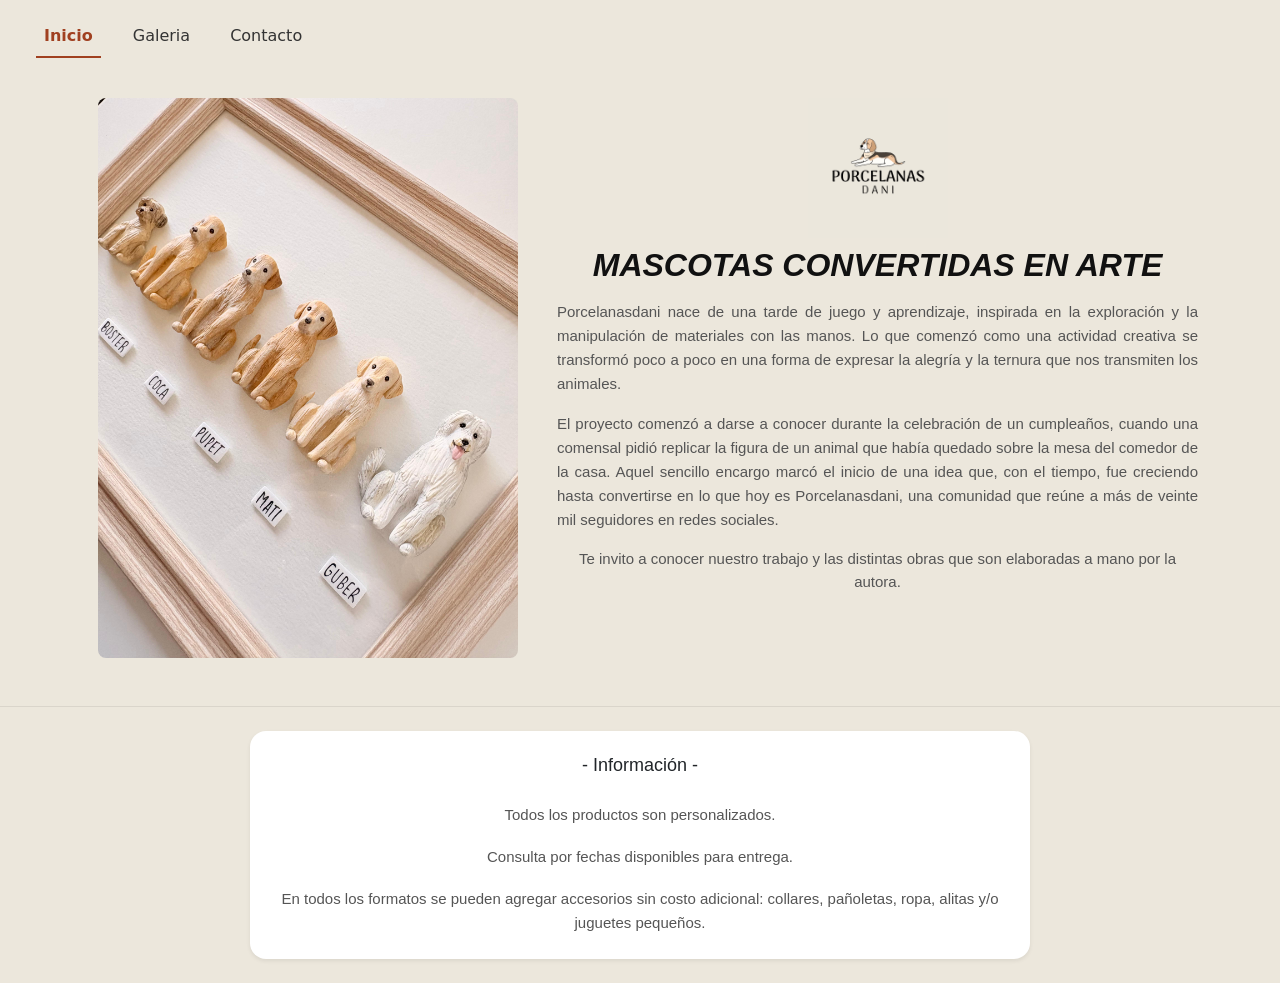
<file: index.html>
<!DOCTYPE html>
<html lang="es">
<head>
    <meta charset="UTF-8">
    <meta name="viewport" content="width=device-width, initial-scale=1.0">
    <title>Porcelanasdani.cl</title>

    <link href="https://cdn.jsdelivr.net/npm/bootstrap@5.3.3/dist/css/bootstrap.min.css" rel="stylesheet">
    <link rel="stylesheet" href="estilos.css">
</head>
<body class="fondo-sitio">

<body class="fondo-sitio">

    <nav class="navbar navbar-expand py-3 px-4 barra-navegacion">
        <div class="container-fluid justify-content-start">
            <ul class="navbar-nav flex-row gap-4">
                <li class="nav-item">
                    <a class="nav-link enlace-menu enlace-activo active" href="index.html">Inicio</a>
                </li>
                <li class="nav-item">
                    <a class="nav-link enlace-menu" href="Galeria.html">Galeria</a>
                </li>
                <li class="nav-item">
                    <a class="nav-link enlace-menu" href="Contacto.html">Contacto</a>
                </li>
            </ul>
        </div>
    </nav>
    <main class="container my-4">
        <div class="row align-items-start g-4">
            <div class="col-12 col-md-5 text-center">
                <img src="iniciouno.jpeg" alt="Porcelanasdani" class="img-fluid imagen-portada rounded-3">
            </div>
            <div class="col-12 col-md-7">
                <div class="text-center mb-2">
                    <img src="logoinicio.jpeg" alt="Logo Porcelanasdani" class="img-fluid logo-sobre-titulo">
                </div>

                <h1 class="titulo-principal fst-italic mb-3">MASCOTAS CONVERTIDAS EN ARTE</h1>

                <p class="parrafo-historia mb-3">
                    Porcelanasdani nace de una tarde de juego y aprendizaje, inspirada en la exploración y la manipulación de materiales con las manos. Lo que comenzó como una actividad creativa se transformó poco a poco en una forma de expresar la alegría y la ternura que nos transmiten los animales.
                </p>

                <p class="parrafo-historia mb-3">
                    El proyecto comenzó a darse a conocer durante la celebración de un cumpleaños, cuando una comensal pidió replicar la figura de un animal que había quedado sobre la mesa del comedor de la casa. Aquel sencillo encargo marcó el inicio de una idea que, con el tiempo, fue creciendo hasta convertirse en lo que hoy es Porcelanasdani, una comunidad que reúne a más de veinte mil seguidores en redes sociales.
                </p>

                <p class="parrafo-invitacion text-center mb-3">
                    Te invito a conocer nuestro trabajo y las distintas obras que son elaboradas a mano por la autora.
                </p>
        </div>
    </main>
    <footer class="pie-pagina mt-5 py-4">
        <div class="container">
            <div class="card bloque-destacado shadow-sm border-0 p-4 mx-auto">
                <h3 class="titulo-info text-center mb-3">- Información -</h3>
                <p class="parrafo-corto text-center mb-2">Todos los productos son personalizados.</p>
                <p class="parrafo-corto text-center mb-2">Consulta por fechas disponibles para entrega.</p>
                <p class="parrafo-corto text-center mb-0">
                    En todos los formatos se pueden agregar accesorios sin costo adicional: collares, pañoletas, ropa, alitas y/o juguetes pequeños.
                </p>
            </div>
        </div>
    </footer>
</body>
</html>
</file>
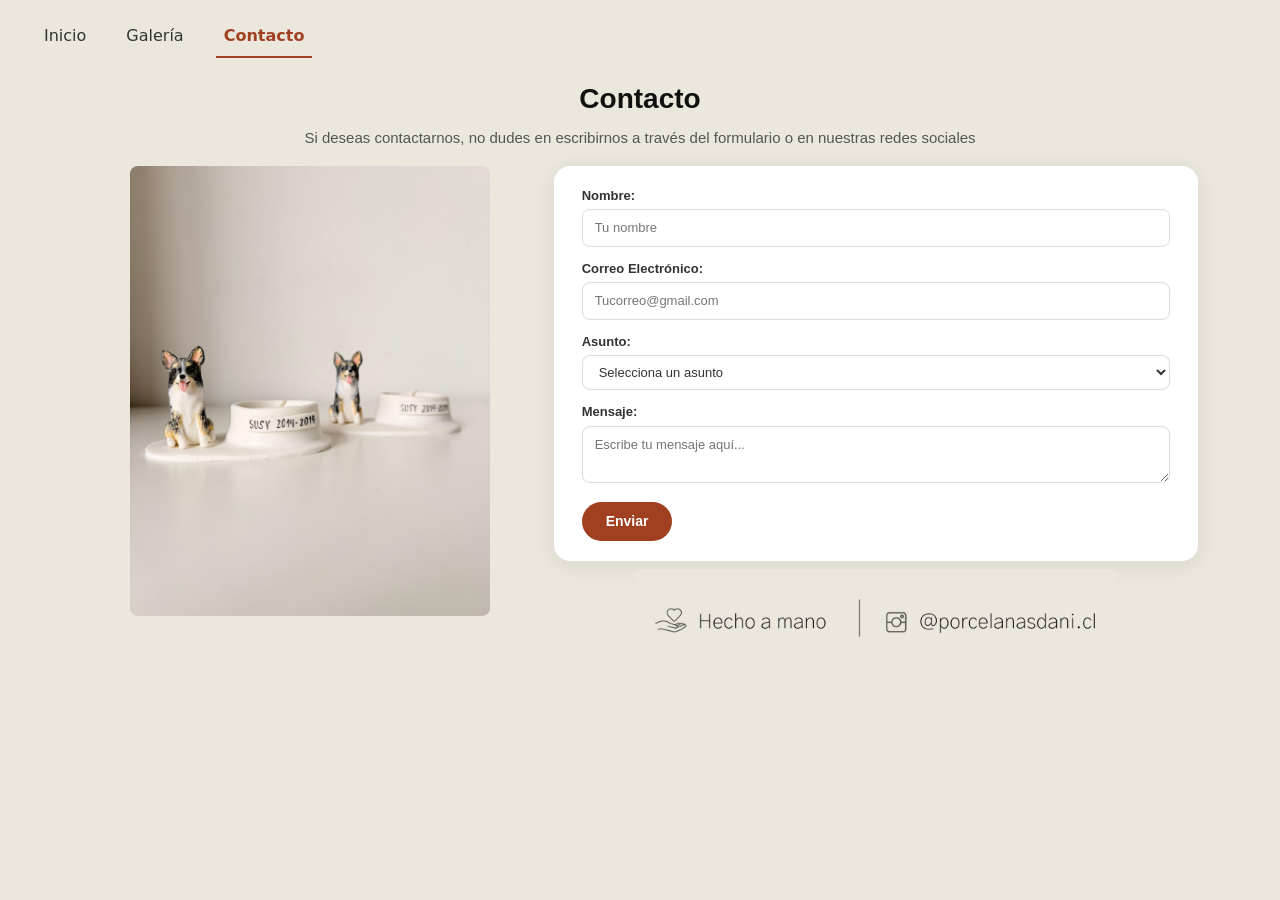
<file: Contacto.html>
<!DOCTYPE html>
<html lang="es">
<head>
    <meta charset="UTF-8">
    <meta name="viewport" content="width=device-width, initial-scale=1.0">
    <title>Porcelanasdani.cl</title>
    <link href="https://cdn.jsdelivr.net/npm/bootstrap@5.3.3/dist/css/bootstrap.min.css" rel="stylesheet">
    <link rel="stylesheet" href="estilos.css">
</head>
<body>

    <nav class="navbar navbar-expand py-3 px-4 barra-navegacion">
        <div class="container-fluid justify-content-start">
            <ul class="navbar-nav flex-row gap-4">
                <li class="nav-item">
                    <a class="nav-link enlace-menu" href="index.html">Inicio</a>
                </li>
                <li class="nav-item">
                    <a class="nav-link enlace-menu" href="Galeria.html">Galería</a>
                </li>
                <li class="nav-item">
                    <a class="nav-link enlace-menu enlace-activo" href="Contacto.html">Contacto</a>
                </li>
            </ul>
        </div>
    </nav>
    

<main class="container my-2">
        <h1 class="titulo-contacto text-center mb-1">Contacto</h1>
        <p class="parrafo-corto mb-3">
            Si deseas contactarnos, no dudes en escribirnos a través del formulario o en nuestras redes sociales
        </p>

        <div class="row align-items-start g-3">
           
            <div class="col-12 col-md-5 text-center">
                <img src="contactouno.jpeg" alt="Porcelanasdani" class="img-fluid imagen-contacto rounded-3">
            </div>
            <div class="col-12 col-md-7">
                <div class="tarjeta-formulario tarjeta-contacto-compacta">
                    <form action="#" method="POST" class="formulario-contacto">
                        <div class="campo-grupo">
                            <label for="nombre">Nombre:</label>
                            <input type="text" id="nombre" name="nombre" placeholder="Tu nombre">
                        </div>
                        <div class="campo-grupo">
                            <label for="correo">Correo Electrónico:</label>
                            <input type="email" id="correo" name="correo" placeholder="Tucorreo@gmail.com">
                        </div>
                        <div class="campo-grupo">
                            <label for="asunto">Asunto:</label>
                            <select id="asunto" name="asunto">
                                <option value="" disabled selected>Selecciona un asunto</option>
                                <option value="encargo">Encargo personalizado</option>
                                <option value="consulta">Consulta general</option>
                            </select>
                        </div>
                        <div class="campo-grupo">
                            <label for="mensaje">Mensaje:</label>
                            <textarea id="mensaje" name="mensaje" rows="2" placeholder="Escribe tu mensaje aquí..."></textarea>
                        </div>
                        <button type="submit" class="btn-enviar">Enviar</button>
                    </form>
                </div>
            <div class="text-center mt-2">
                    <img src="contactodos.jpeg" alt="Porcelanasdani" class="img-fluid imagen-contacto-bajo rounded-3">
                </div>
            </div>
        </div>
    </main>

</body>
</html>
</file>
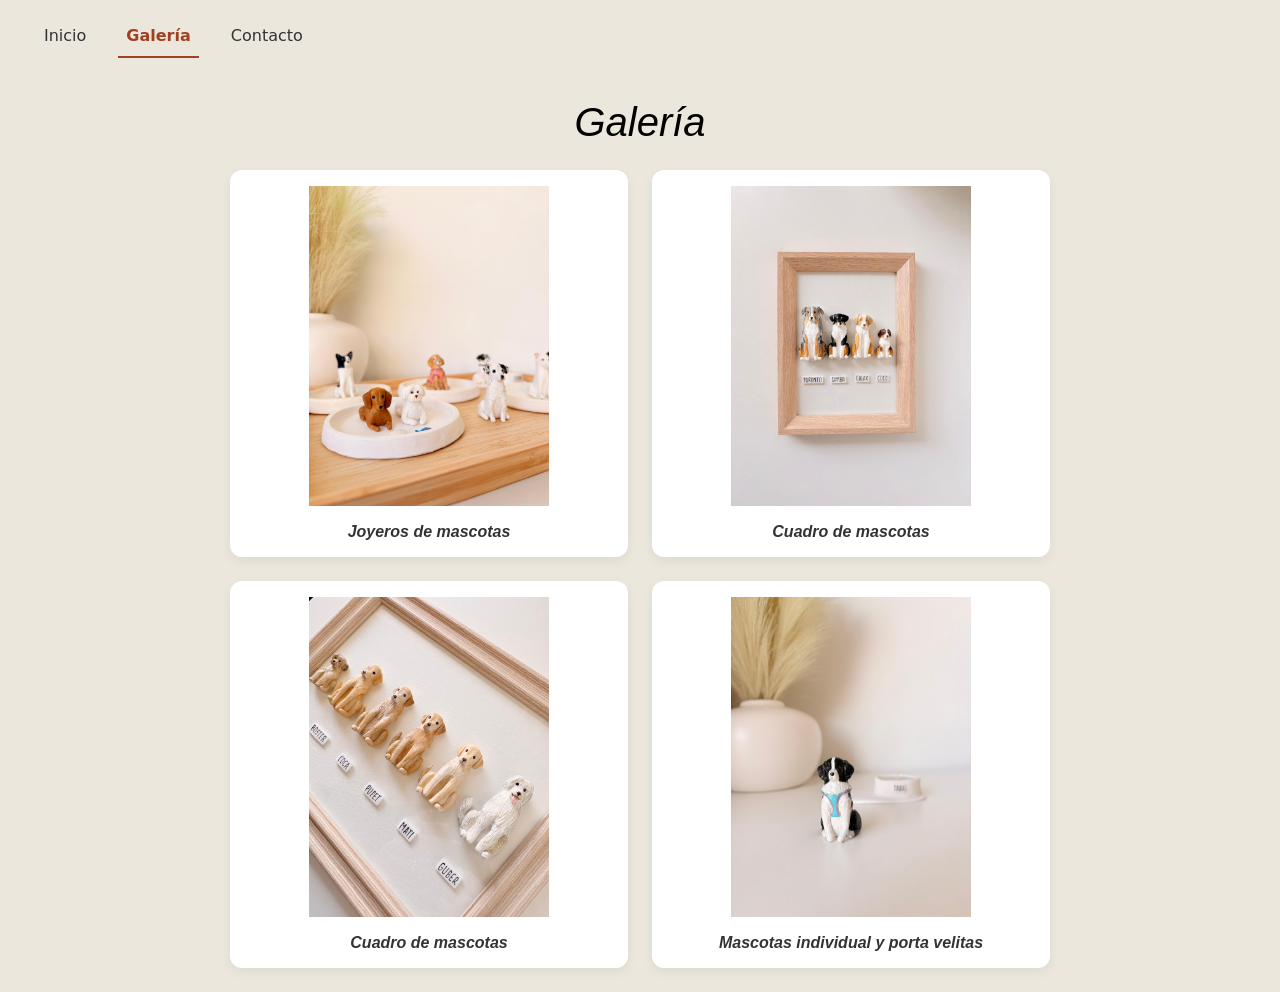
<file: Galeria.html>
<!DOCTYPE html>
<html lang="es">
<head>
    <meta charset="UTF-8">
    <meta name="viewport" content="width=device-width, initial-scale=1.0">
    <title>Porcelanasdani.cl</title>
      <link href="https://cdn.jsdelivr.net/npm/bootstrap@5.3.3/dist/css/bootstrap.min.css" rel="stylesheet">
    <link rel="stylesheet" href="estilos.css">
</head>
<body>
   <body class="fondo-sitio">

    <!-- 1. MENÚ SUPERIOR UNIFICADO CON INICIO -->
    <nav class="navbar navbar-expand py-3 px-4 barra-navegacion">
        <div class="container-fluid justify-content-start">
            <ul class="navbar-nav flex-row gap-4">
                <li class="nav-item">
                    <a class="nav-link enlace-menu" href="index.html">Inicio</a>
                </li>
                <li class="nav-item">
                    <a class="nav-link enlace-menu enlace-activo active" href="Galeria.html">Galería</a>
                </li>
                <li class="nav-item">
                    <a class="nav-link enlace-menu" href="Contacto.html">Contacto</a>
                </li>
            </ul>
        </div>
    </nav>

    <main class="container my-4">
        <h1 class="titulo-galería text-center fst-italic mb-4">Galería</h1>

        <div class="cuadricula-dos-por-fila mx-auto">
            <div class="row row-cols-1 row-cols-md-2 g-4">
                <div class="col">
                    <div class="tarjeta-obra h-100 text-center p-3">
                        <img src="galeriauno.jpeg" alt="Joyeros de mascotas" class="img-fluid foto-galeria-limpia">
                        <h2 class="titulo-obra fst-italic mt-3 mb-0">Joyeros de mascotas</h2>
                    </div>
                </div>

                <div class="col">
                    <div class="tarjeta-obra h-100 text-center p-3">
                        <img src="galeriados.jpeg" alt="Cuadro de mascotas" class="img-fluid foto-galeria-limpia">
                        <h2 class="titulo-obra fst-italic mt-3 mb-0">Cuadro de mascotas</h2>
                    </div>
                </div>

                <div class="col">
                    <div class="tarjeta-obra h-100 text-center p-3">
                        <img src="galeriatres.jpeg" alt="Cuadro de mascotas" class="img-fluid foto-galeria-limpia">
                        <h2 class="titulo-obra fst-italic mt-3 mb-0">Cuadro de mascotas</h2>
                    </div>
                </div>

                <div class="col">
                    <div class="tarjeta-obra h-100 text-center p-3">
                        <img src="galeriacuatro.jpeg" alt="Mascotas individual y porta velitas" class="img-fluid foto-galeria-limpia">
                        <h2 class="titulo-obra fst-italic mt-3 mb-0">Mascotas individual y porta velitas</h2>
                    </div>
                </div>

            </div>
        </div>
    </main>

</body>
</html>
</file>
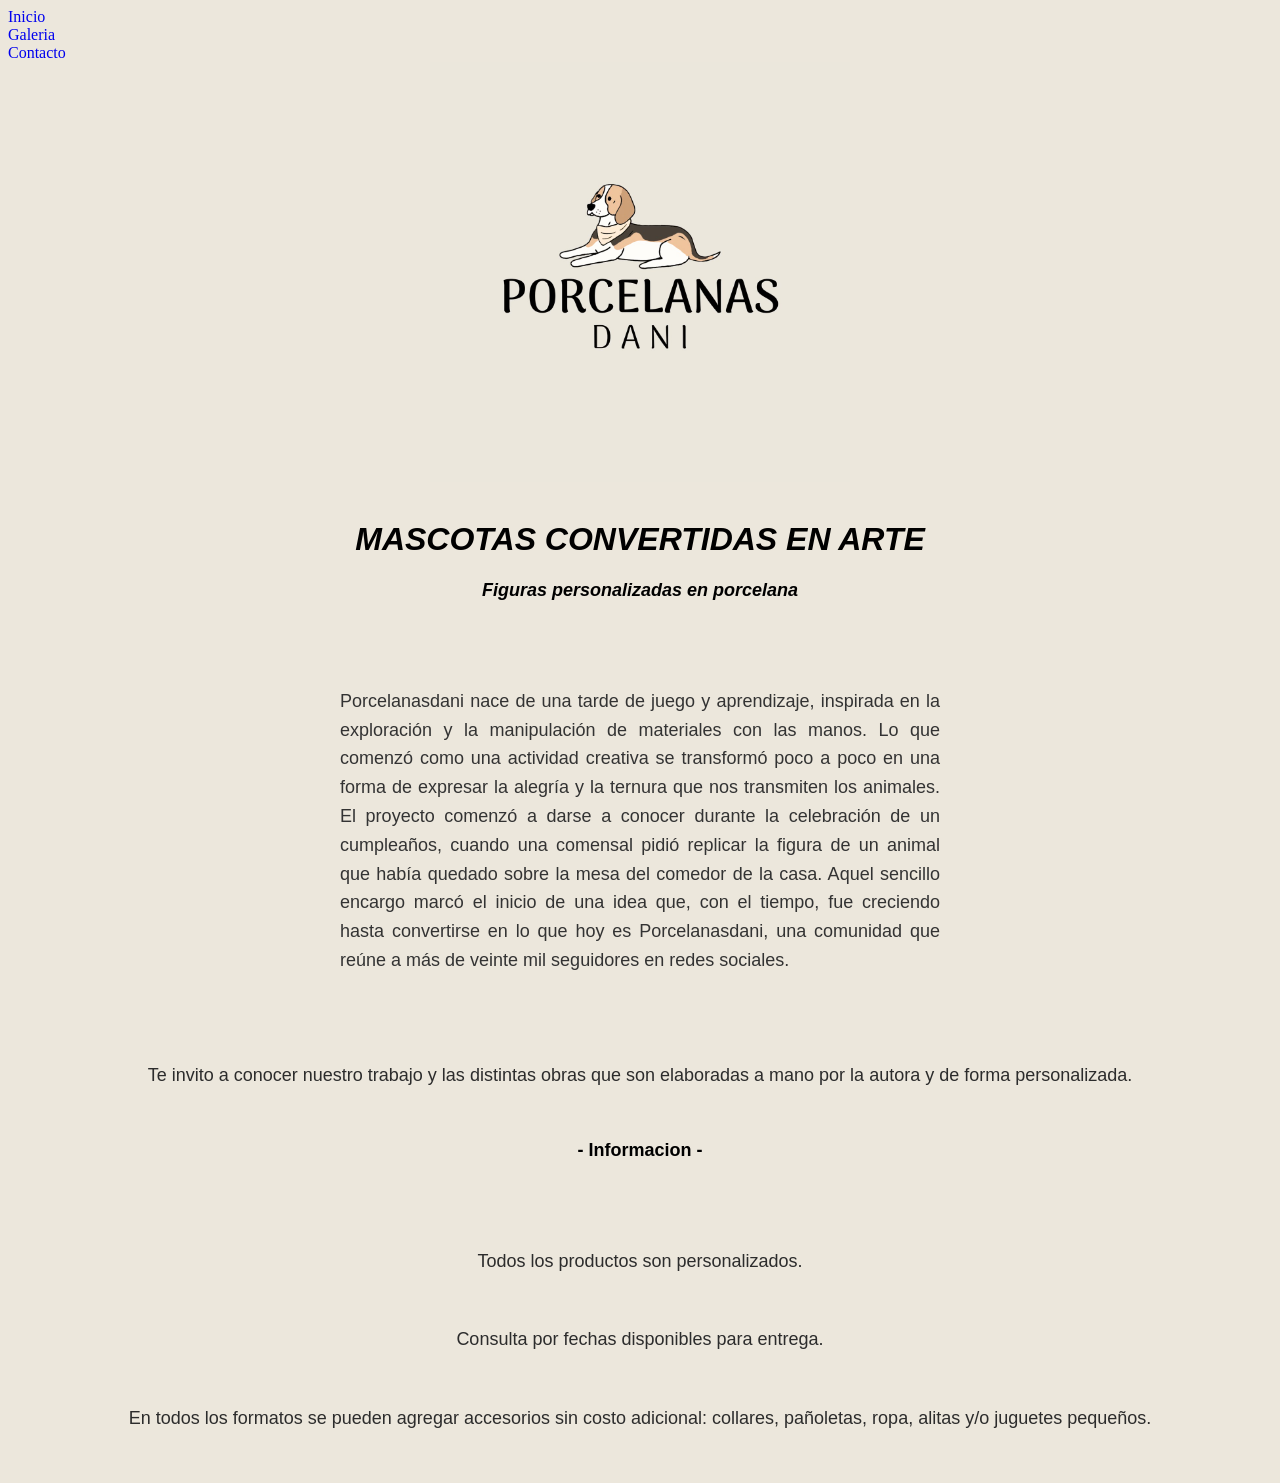
<file: Paginadeinicio.html>
<DOCTYPE html>
<html lang="en">
<head>
    <meta charset="UTF-8">
    <meta name="viewport" content="width=device-width, initial-scale=1.0">
    <title>Porcelanasdani.cl</title>
    <link rel="stylesheet" href="estilos.css">
</head>
<body>
    <nav>
    <ul>
        <li><a href="Paginadeinicio.html">Inicio</a></li>
        <li><a href="Galeria.html">Galeria</a></li>
        <li><a href="Contacto.html">Contacto</a></li>
    </ul>
</nav>


     <img src=logoinicio.jpeg alt="Porcelanasdani" width="200" class="imagen-portada"><br>
    
    <em>
    <h1>MASCOTAS CONVERTIDAS EN ARTE</h1>
    </em>

    <em>
        <h2>Figuras personalizadas en porcelana</h2><br>
    </em>
    <p class="parrafo-largo"> Porcelanasdani nace de una tarde de juego y aprendizaje, inspirada en la exploración y la manipulación de materiales con las manos. Lo que comenzó como una actividad creativa se transformó poco a poco en una forma de expresar la alegría y la ternura que nos transmiten los animales.
        El proyecto comenzó a darse a conocer durante la celebración de un cumpleaños, cuando una comensal pidió replicar la figura de un animal que había quedado sobre la mesa del comedor de la casa. Aquel sencillo encargo marcó el inicio de una idea que, con el tiempo, fue creciendo hasta convertirse en lo que hoy es Porcelanasdani, una comunidad que reúne a más de veinte mil seguidores en redes sociales.</p><br>
    <p>Te invito a conocer nuestro trabajo y las distintas obras que son elaboradas a mano por la autora y de forma personalizada.</p>

<h3>- Informacion - </h3><br>
<p> Todos los productos son personalizados.</p>
<p> Consulta por fechas disponibles para entrega.</p>
<p> En todos los formatos se pueden agregar accesorios sin costo adicional: collares, pañoletas,
ropa, alitas y/o juguetes pequeños.</p>
</body>
</html>
</file>
<file: estilos.css>
/* ESTILOS GENERALES Y TIPOGRAFÍA BASE */
body {
  background-color: rgb(236, 231, 220);
}

h1 {
  color: black;
  text-align: center;
  font-family: Arial, Helvetica, sans-serif;
}

h2 {
  font-family: Arial, Helvetica, sans-serif;
  font-size: 18px;
  text-align: center;
  margin-bottom: 50px;
  max-width: 350px;
  margin-left: auto;
  margin-right: auto;
}

h3 {
  font-family: Arial, Helvetica, sans-serif;
  font-size: 18px;
  text-align: center;
  margin-bottom: 50px;
  max-width: 350px;
  margin-left: auto;
  margin-right: auto;
}

p {
  font-family: Arial, Helvetica, sans-serif;
  font-size: 18px;
  text-align: center;
  margin-bottom: 50px;
  line-height: 1.6;
  margin-left: auto;
  margin-right: auto;
  color: #2c2c2c;
}

img {
  display: block;
  margin: auto;
  width: 30%;
}

img.imagen-final {
  display: block;
  margin: auto;
  width: 20%;
}

/*MENÚ DE NAVEGACIÓN SUPERIOR*/
ul {
  list-style: none;
  margin: 0;
  padding: 0;
}

a {
  text-decoration: none;
}
.enlace-menu {
  font-size: 16px;
  color: #333333;
  font-weight: 500;
  text-decoration: none;
  transition: color 0.2s ease;
}
.enlace-menu:hover {
  color: #a04020;
}
.enlace-activo {
  color: #a04020 !important;
  font-weight: 700;
  border-bottom: 2px solid #a04020;
}

/*PÁGINA DE INICIO*/
.imagen-portada {
  width: 100%;
  max-width: 420px;
  height: auto;
}

.imagen-portada-grande {
  width: 100%;
  max-width: 380px;
  height: auto;
}

.logo-sobre-titulo {
  max-width: 140px;
  height: auto;
}

.titulo-principal {
  font-size: 2rem;
  font-weight: 700;
  color: #111111;
  text-align: center;
}

.parrafo-largo {
  text-align: justify;
  max-width: 600px;
  margin-left: auto;
  line-height: 1.6;
  color: #333333;
}

.parrafo-corto {
  text-align: center;
  font-size: 15px;
  color: #555555;
  margin: 10px 0;
}

.parrafo-historia {
  font-family: Arial, Helvetica, sans-serif;
  font-size: 15px;
  color: #555555;
  text-align: justify;
  line-height: 1.6;
}

.parrafo-invitacion {
  font-family: Arial, Helvetica, sans-serif;
  font-size: 15px;
  color: #555555;
  line-height: 1.5;
}

.pie-pagina {
  border-top: 1px solid rgba(0, 0, 0, 0.08);
  margin-top: 60px;
}

.bloque-destacado {
  max-width: 780px;
  background-color: #ffffff;
  border-radius: 16px;
}

/*PÁGINA DE GALERÍA*/
.titulo-galeria {
  font-size: 2rem;
  font-weight: 700;
  color: #111111;
}

.cuadricula-dos-por-fila {
  max-width: 820px;
}

.tarjeta-obra {
  background-color: #ffffff;
  border-radius: 12px;
  box-shadow: 0 4px 12px rgba(0, 0, 0, 0.06);
  transition: transform 0.2s ease;
}

.tarjeta-obra:hover {
  transform: translateY(-4px);
}

.foto-galeria {
  width: 100%;
  height: 220px;
  object-fit: cover;
  border-radius: 8px;
}

.foto-galeria-limpia {
  width: 100%;
  max-height: 320px;
  object-fit: contain;
  border-radius: 8px;
}

.titulo-obra {
  font-size: 1rem;
  font-weight: 600;
  color: #333333;
}

/*PÁGINA DE CONTACTO Y FORMULARIO*/
.tarjeta-formulario {
  max-width: 550px;
  margin: 40px auto;
  background-color: #ffffff;
  padding: 40px;
  border-radius: 16px;
  box-shadow: 0 4px 25px rgba(0, 0, 0, 0.08);
  box-sizing: border-box;
}

.campo-grupo {
  margin-bottom: 22px;
}

.formulario-contacto label {
  display: block;
  margin-bottom: 8px;
  font-family: Arial, sans-serif;
  font-weight: bold;
  color: #333333;
  font-size: 14px;
}

.formulario-contacto input[type="text"],
.formulario-contacto input[type="email"],
.formulario-contacto select,
.formulario-contacto textarea {
  width: 100%;
  padding: 12px 15px;
  border: 1px solid #dcdcdc;
  border-radius: 8px;
  background-color: #ffffff;
  font-family: Arial, sans-serif;
  font-size: 14px;
  color: #333333;
  box-sizing: border-box;
  outline: none;
  transition: border-color 0.2s ease, box-shadow 0.2s ease;
}

.formulario-contacto input:focus,
.formulario-contacto select:focus,
.formulario-contacto textarea:focus {
  border-color: #a04020;
  box-shadow: 0 0 0 3px rgba(160, 64, 32, 0.15);
}

.btn-enviar {
  background-color: #a04020;
  color: #ffffff;
  border: none;
  padding: 12px 30px;
  border-radius: 50px;
  font-family: Arial, sans-serif;
  font-size: 15px;
  font-weight: bold;
  cursor: pointer;
  transition: background-color 0.2s ease;
}

.btn-enviar:hover {
  background-color: #803015;
}
.titulo-contacto {
    font-size: 1.75rem;
    font-weight: 700;
    color: #111111;
}
.imagen-contacto {
    width: 100%;
    max-width: 380px;
    max-height: 430px;
    object-fit: cover;
    height: auto;
}
.tarjeta-contacto-compacta {
    margin-top: 0;
    margin-bottom: 0;
    max-width: 100%;
    padding: 20px 28px;
}

.tarjeta-contacto-compacta .campo-grupo {
    margin-bottom: 12px;
}

.tarjeta-contacto-compacta .formulario-contacto label {
    margin-bottom: 4px;
    font-size: 13px;
}

.tarjeta-contacto-compacta .formulario-contacto input[type="text"],
.tarjeta-contacto-compacta .formulario-contacto input[type="email"],
.tarjeta-contacto-compacta .formulario-contacto select,
.tarjeta-contacto-compacta .formulario-contacto textarea {
    padding: 8px 12px;
    font-size: 13px;
}

.tarjeta-contacto-compacta .btn-enviar {
    padding: 9px 24px;
    font-size: 14px;
}


.imagen-contacto-bajo {
    width: 100%;
    max-width: 480px;
    max-height: 110px;
    object-fit: cover;
    height: auto;
}

.imagen-contacto {
    width: 100%;
    max-width: 360px;
    max-height: 450px;
    object-fit: cover;
    height: auto;
}
</file>
